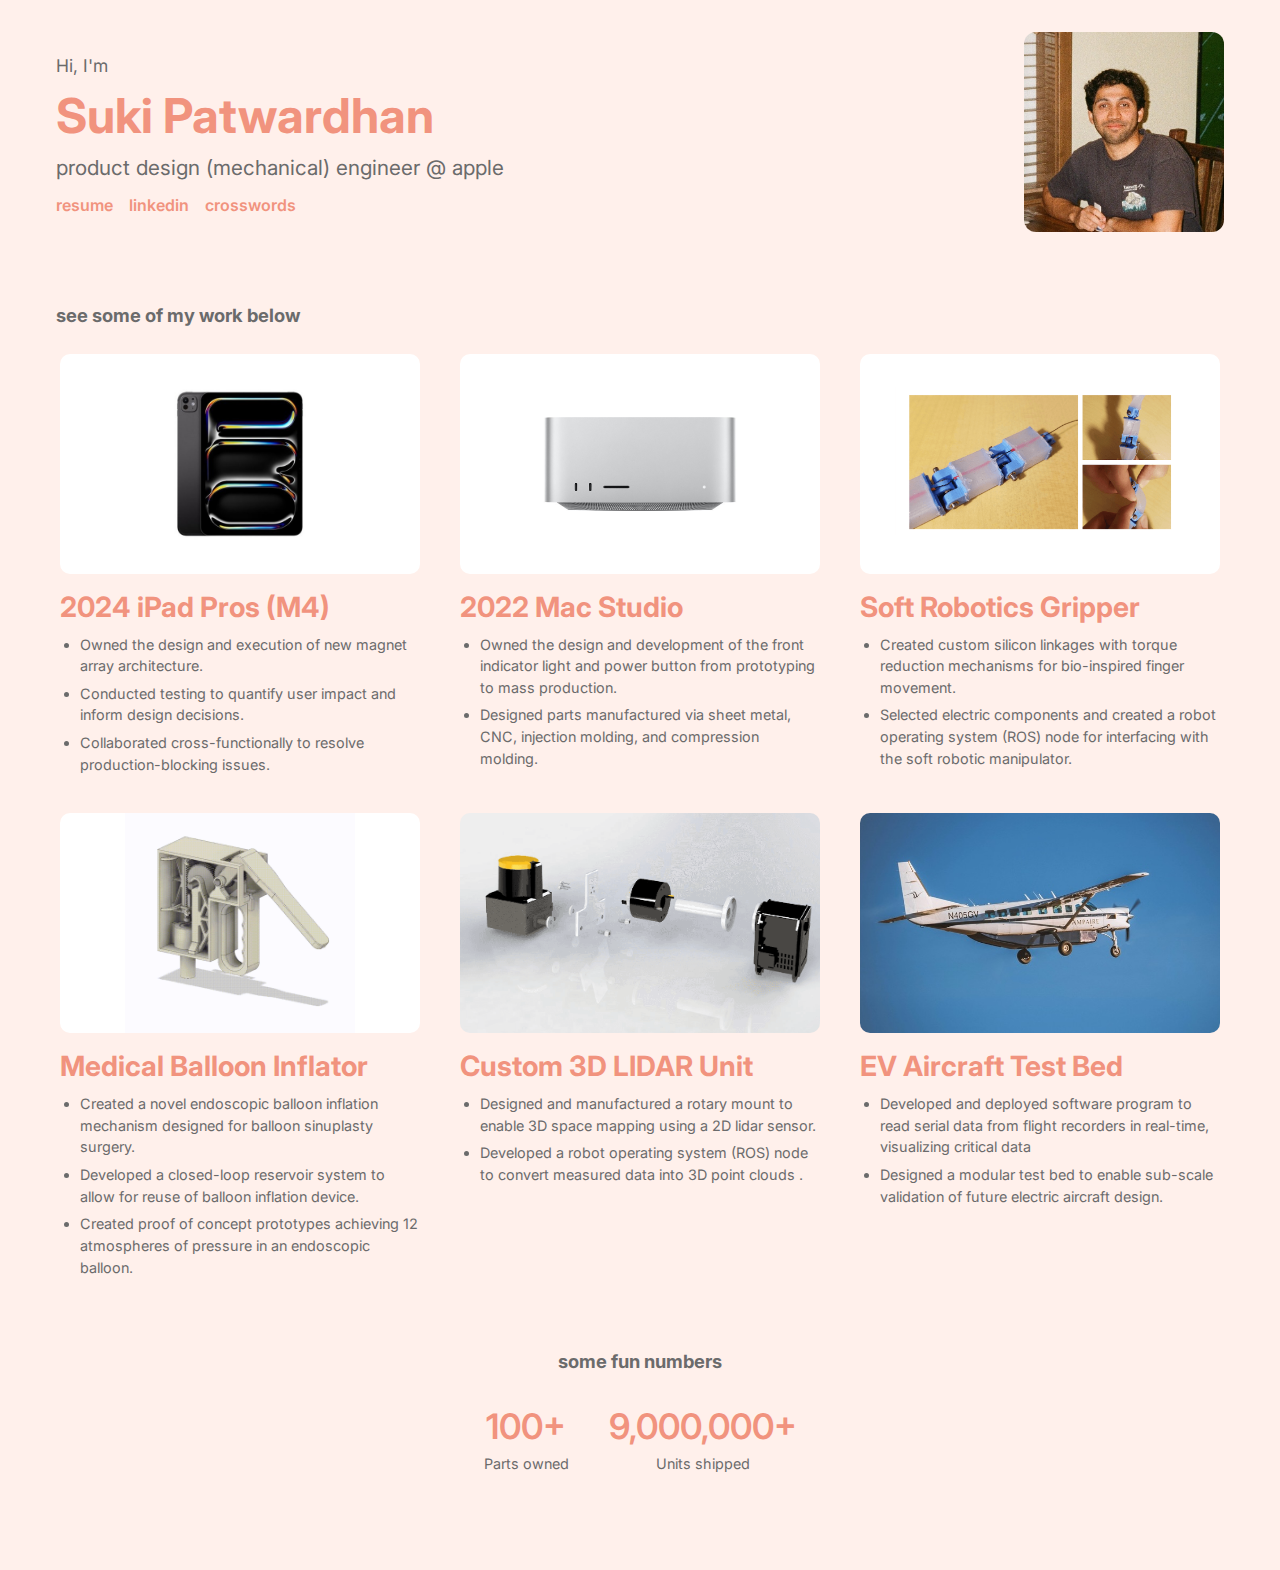
<file: index.html>
<!doctype html>
<html lang="en">
<head>
  <!-- Google tag (gtag.js) -->
  <script async src="https://www.googletagmanager.com/gtag/js?id=G-3RQQ8FQ4WJ"></script>
  <script>
    window.dataLayer = window.dataLayer || [];
    function gtag(){dataLayer.push(arguments);}
    gtag('js', new Date());

    gtag('config', 'G-3RQQ8FQ4WJ');
  </script>

  <meta charset="utf-8" />
  <meta name="viewport" content="width=device-width, initial-scale=1" />
  <title>Suki Patwardhan — sukr.it</title>
  <link rel="icon" type="image/jpeg" href="assets/icon.jpg" />
  <link href="https://fonts.googleapis.com/css2?family=Inter:wght@300;400;500;600;700&display=swap" rel="stylesheet">
  <link rel="stylesheet" href="styles.css" />
</head>

<body>
  <main class="container">
    <header class="intro">
      <div class="intro-left">
        <p class="eyebrow">Hi, I'm</p>
        <h1 class="name">Suki Patwardhan</h1>
        <p class="subtitle">product design (mechanical) engineer @ apple</p>
        <p class="links">
          <a href="assets/Sukrit-Patwardhan-Resume.pdf" target="_blank">resume</a>
          <span></span>
          <a href="https://linkedin.com/in/sukipat" target="_blank">linkedin</a>
          <span></span>
          <a href="crosswords.html" target="_self">crosswords</a>
        </p>
      </div>
      <figure class="hero"><img src="assets/hero.jpg" alt="Portrait" /></figure>
    </header>
    <section class="work-grid">

      <h2 class="section-title">see some of my work below</h2>

      <div class="grid">

        <div class="grid-item">
          <img src="assets/ipad-pro.jpg" alt="iPad Pro" />
          <h3>2024 iPad Pros (M4)</h3>
          <ul class="grid-desc">
            <li>Owned the design and execution of new magnet array architecture.</li>
            <li>Conducted testing to quantify user impact and inform design decisions.</li>
            <li>Collaborated cross-functionally to resolve production-blocking issues.</li>
          </ul>
        </div>

        <!-- <div class="grid-item">
          <img src="assets/macbook-air.jpg" alt="MacBook Air" />
          <h3>2023 Macbook Air 15"</h3>
          <ul class="grid-desc">
            <li>Resolved critical build-blocking issues through onsite failure analysis and CM direction.</li>
          </ul>
        </div> -->

        <div class="grid-item">
          <img src="assets/mac-studio.jpg" alt="Mac Studio" />
          <h3>2022 Mac Studio</h3>
          <ul class="grid-desc">
            <li>Owned the design and development of the front indicator light and power button from prototyping to mass production.</li>
            <li>Designed parts manufactured via sheet metal, CNC, injection molding, and compression molding.</li>
          </ul>
        </div>

        <div class="grid-item">
          <img src="assets/soft-robotics.png" alt="IML Soft Robotics" />
          <h3>Soft Robotics Gripper</h3>
          <ul class="grid-desc">
            <li>Created custom silicon linkages with torque reduction mechanisms for bio-inspired finger movement.</li>
            <li>Selected electric components and created a robot operating system (ROS) node for interfacing with the soft robotic manipulator.</li>
          </ul>
        </div>

        <div class="grid-item">
          <img src="assets/balloon-inflator.png" alt="Balloon Inflator" />
          <h3>Medical Balloon Inflator</h3>
          <ul class="grid-desc">
            <li>Created a novel endoscopic balloon inflation mechanism designed for balloon sinuplasty surgery.</li>
            <li>Developed a closed-loop reservoir system to allow for reuse of balloon inflation device.</li>
            <li>Created proof of concept prototypes achieving 12 atmospheres of pressure in an endoscopic balloon.</li>
          </ul>
        </div>

        <div class="grid-item fill">
          <img src="assets/lidar-mapping.png" alt="LIDAR Mapping" />
          <h3>Custom 3D LIDAR Unit</h3>
          <ul class="grid-desc">
            <li>Designed and manufactured a rotary mount to enable 3D space mapping using a 2D lidar sensor.</li>
            <li>Developed a robot operating system (ROS) node to convert measured data into 3D point clouds .</li>
          </ul>
        </div>

        <div class="grid-item fill">
          <img src="assets/ampaire.jpg" alt="Ampaire" />
          <h3>EV Aircraft Test Bed</h3>
          <ul class="grid-desc">
            <li>Developed and deployed software program to read serial data from flight recorders in real-time, visualizing critical data</li>
            <li>Designed a modular test bed to enable sub-scale validation of future electric aircraft design.</li>
          </ul>
        </div>

      </div>
    </section>

    <section class="numbers">
      <h2 class="section-title">some fun numbers</h2>
      <div class="numbers-container">
        <div class="num"><div class="big">100+</div><div class="label">Parts owned</div></div>
        <div class="num"><div class="big">9,000,000+</div><div class="label">Units shipped</div></div>
      </div>
    </section>
  </main>
</body>
</html>
</file>
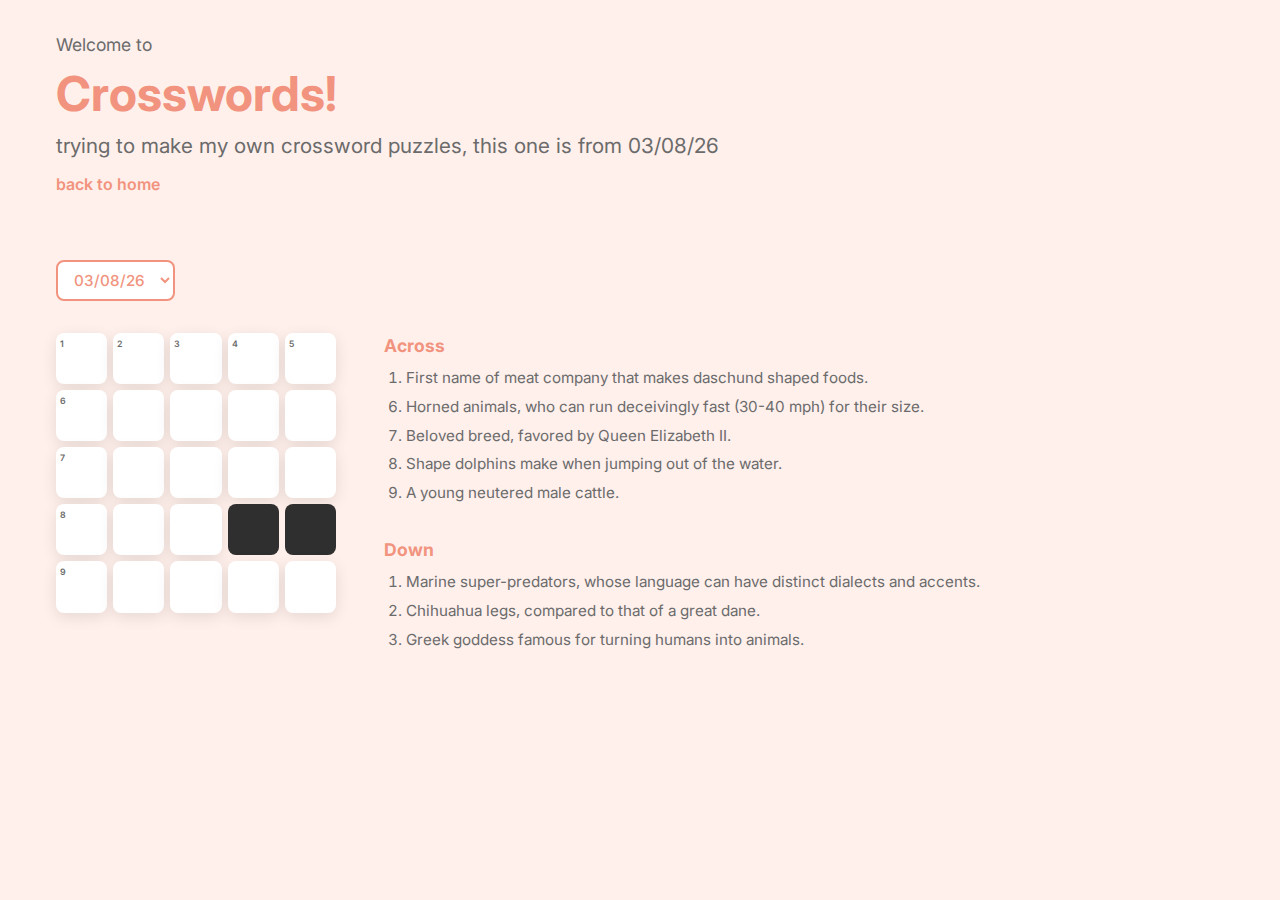
<file: crosswords.html>
<!doctype html>
<html lang="en">
<head>
  <meta charset="utf-8" />
  <meta name="viewport" content="width=device-width, initial-scale=1" />
  <title>Crosswords — sukr.it</title>
  <link rel="icon" type="image/jpeg" href="assets/icon.jpg" />
  <link href="https://fonts.googleapis.com/css2?family=Inter:wght@300;400;500;600;700&display=swap" rel="stylesheet">
  <link rel="stylesheet" href="styles.css" />
  <link rel="stylesheet" href="crossword.css" />
</head>

<body>
  <main class="container">
    <header class="intro">
      <div class="intro-left">
        <p class="eyebrow">Welcome to</p>
        <h1 class="name">Crosswords!</h1>
        <p class="subtitle">trying to make my own crossword puzzles, this one is from <span id="crossword-date-display"</p>
        <p class="links">
          <a href="index.html">back to home</a>
        </p>
      </div>
      <figure class="hero"><img src="assets/hero.jpg" style="display: none;" /></figure>
    </header>
    <section class="work-grid crossword">

      <div class="crossword-controls">
        <!-- Date selector will be populated by JavaScript -->
      </div>

      <div class="crossword-wrapper">
        <div class="crossword-grid" role="grid" aria-label="5 by 5 crossword grid">
          <!-- Grid will be populated by JavaScript -->
        </div>

        <div class="crossword-clues">
          <!-- Clues will be populated by JavaScript -->
        </div>
      </div>
    </section>
  </main>
  <script src="crossword.js"></script>
</body>
</html>
</file>
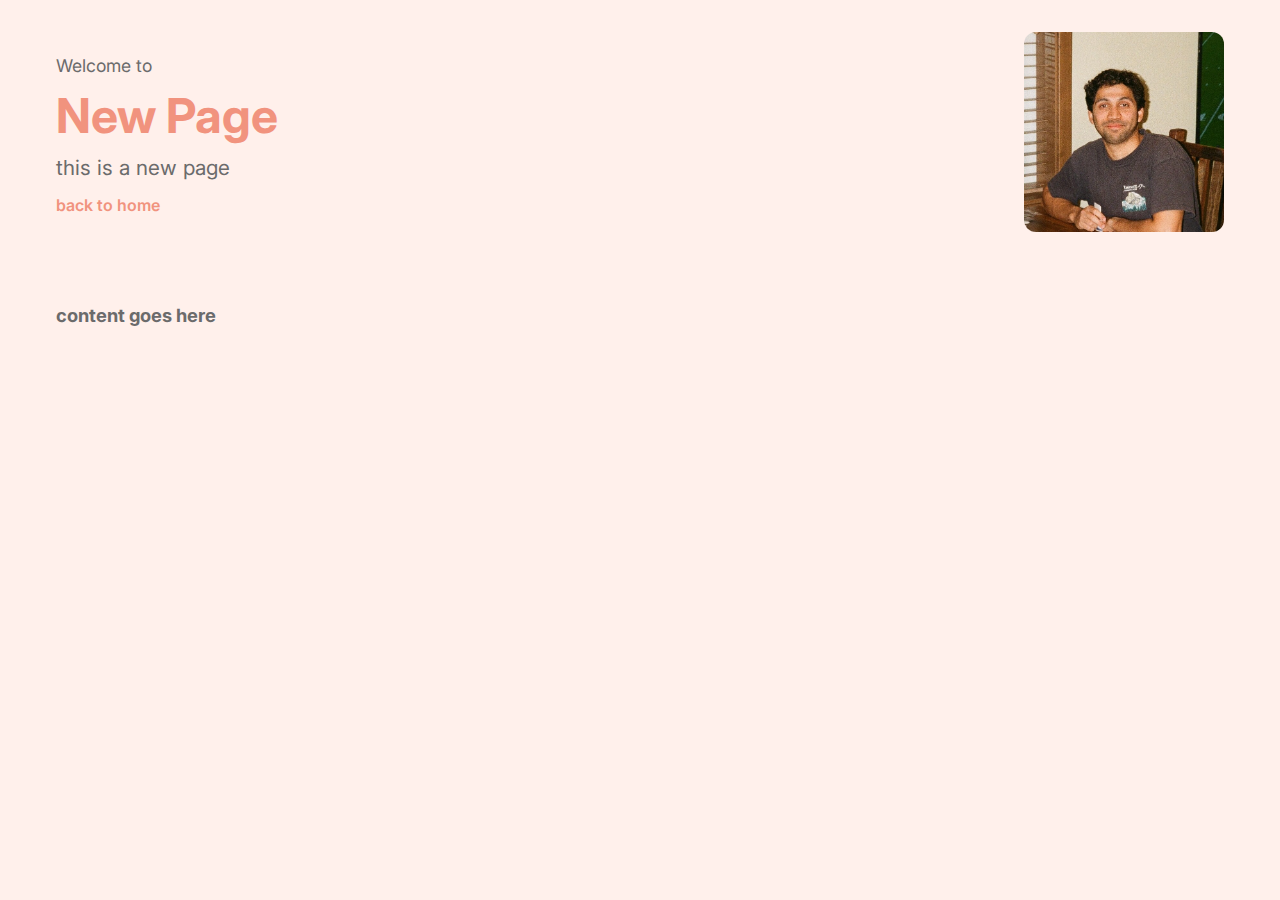
<file: new-page.html>
<!doctype html>
<html lang="en">
<head>
  <meta charset="utf-8" />
  <meta name="viewport" content="width=device-width, initial-scale=1" />
  <title>New Page — sukr.it</title>
  <link rel="icon" type="image/jpeg" href="assets/icon.jpg" />
  <link href="https://fonts.googleapis.com/css2?family=Inter:wght@300;400;500;600;700&display=swap" rel="stylesheet">
  <link rel="stylesheet" href="styles.css" />
</head>

<body>
  <main class="container">
    <header class="intro">
      <div class="intro-left">
        <p class="eyebrow">Welcome to</p>
        <h1 class="name">New Page</h1>
        <p class="subtitle">this is a new page</p>
        <p class="links">
          <a href="index.html">back to home</a>
        </p>
      </div>
      <figure class="hero"><img src="assets/hero.jpg" alt="Portrait" /></figure>
    </header>
    <section class="work-grid">

      <h2 class="section-title">content goes here</h2>

      <div class="grid">

      </div>
    </section>
  </main>
</body>
</html>
</file>
<file: styles.css>
:root{
  --bg: #FFF0EB;
  --text: #F1937E;
  --muted: #6B6B6B;
  --light: #F6F6F6;
  --maxw: 1600px;
}

*{box-sizing:border-box; margin:0; padding:0;}
html{font-size:16px;}
body{
  font-family:"Inter", system-ui, -apple-system, "Segoe UI", Roboto, sans-serif;
  background:var(--bg);
  color:var(--text);
  -webkit-font-smoothing:antialiased;
  line-height:1.5;
  padding-left: 32px;
  padding-right: 32px;
}

.container{max-width:var(--maxw); margin:auto; padding:32px 24px;}

/* --- INTRO --- */
.intro{
  display:flex;
  align-items:center;
  justify-content:space-between;
  flex-wrap:wrap;
  gap:32px;
}

.eyebrow{color:var(--muted); font-size:1.1rem;}

.name{font-size:3rem; font-weight:700;}

.subtitle{color:var(--muted); font-size:1.3rem;}

.links{margin-top:10px; font-size:1rem;}
.links a{
  text-decoration:none; 
  color:var(--text); 
  font-weight:600; 
  margin-right:12px;
  background:transparent;
  transition:background 0.3s ease, color 0.3s ease;
}
.links a:hover{
  background:#F1937E;
  color:#ffffff;
}

.hero img{
  width:200px;
  height:200px;
  border-radius:12px;
  object-fit:cover;
}

/* --- GRID --- */
.section-title{margin-top:64px; color:var(--muted); font-size:1.15rem;}
.grid{
  display:grid;
  grid-template-columns:repeat(auto-fit, minmax(360px, 1fr));
  gap:32px;
  margin-top:24px;
  justify-content:center;
  justify-items:center;
}

.grid-item{
  width:100%;
  max-width:360px;
  min-width:0;
}

.grid-item img{
  width:100%;
  aspect-ratio:360/220;
  object-fit:contain;
  object-position:center;
  background:#ffffff;
  border-radius:10px;
  display:block;
}

/* Alternate grid-item style: image fills container, no background */
.grid-item.fill img{
  object-fit:cover;
  background:transparent;
}

.grid-item h3{margin:12px 0 6px; font-size:1.75rem;}

.grid-desc {
list-style: disc;
padding-left: 20px;
color: var(--muted);
font-size: 0.9rem;
line-height: 1.5;
}

.grid-desc li{
  padding-bottom:6px;
  color:var(--muted);
  font-size:0.9rem;
}

/* --- NUMBERS --- */
.numbers{
  display:flex;
  flex-direction:column;
  align-items:center;
  gap:24px;
  margin:64px 0;
}

.numbers .section-title{
  text-align:center;
  margin-top:0;
  margin-bottom:0;
}

.numbers-container{
  display:flex;
  justify-content:center;
  gap:40px;
  flex-wrap:wrap;
}
.num{
  display:flex;
  flex-direction:column;
  align-items:center;
}
.big{font-size:2.2rem; font-weight:600;}
.label{font-size:0.9rem; color:var(--muted); text-align:center;} 

/* ==========================
   BREAKPOINT — 1200px
   ========================== */
/* @media (max-width:1200px){
  .grid{grid-template-columns:repeat(auto-fit, minmax(500px, 1fr));}
  .grid-item{
    max-width:500px;
  }
} */

/* ==========================
   BREAKPOINT — 768px
   ========================== */
@media (max-width:768px){
  .intro{flex-direction:column; text-align:center;}
  .hero img{width:180px; height:180px;}
  .name{font-size:2.6rem;}
  .subtitle{font-size:1.1rem;}
  .grid{grid-template-columns:repeat(auto-fit, minmax(280px, 1fr));}
  .grid-item{
    max-width:100%;
  }
}

/* ==========================
   BREAKPOINT — 390px
   Matches iPhone Mini / Framer mobile
   ========================== */
@media (max-width:390px){
  html{font-size:14px;} /* global scale-down */
  .container{padding:20px;}  
  .hero img{width:150px; height:150px;}
  .grid{grid-template-columns:repeat(auto-fit, minmax(280px, 1fr));}
  .grid-item{
    max-width:100%;
  }
  .name{font-size:2.2rem;}
  .section-title{font-size:1.1rem;}
  .big{font-size:1.6rem;}
}
</file>
<file: crossword.css>
/* --- CROSSWORD --- */
.crossword{
  margin-top:64px;
}
.crossword-date{
  color:var(--muted);
  margin-top:8px;
}
.crossword-controls{
  display:flex;
  align-items:center;
  gap:16px;
  margin-top:24px;
}
.crossword-date-select{
  padding:8px 12px;
  border:2px solid var(--text);
  border-radius:8px;
  background:#ffffff;
  color:var(--text);
  font-family:inherit;
  font-size:0.95rem;
  font-weight:500;
  cursor:pointer;
  transition:background 0.2s ease, color 0.2s ease;
}
.crossword-date-select:hover{
  background:var(--light);
}
.crossword-date-select:focus{
  outline:none;
  box-shadow:0 0 0 3px rgba(241, 147, 126, 0.2);
}
.crossword-wrapper{
  display:flex;
  gap:48px;
  flex-wrap:wrap;
  align-items:flex-start;
  justify-content:flex-start;
  margin-top:32px;
}
.crossword-grid{
  display:grid;
  gap:6px;
  /* Grid size will be set dynamically via JavaScript */
}
.crossword-cell{
  width:3.2rem;
  height:3.2rem;
  background:#ffffff;
  border-radius:8px;
  display:flex;
  align-items:center;
  justify-content:center;
  font-weight:600;
  color:var(--text);
  position:relative;
  box-shadow:0 4px 15px rgba(0,0,0,0.1);
  cursor:pointer;
  transition:background 0.2s ease, box-shadow 0.2s ease;
}
.crossword-cell:hover:not(.crossword-cell--block):not(.crossword-cell--selected):not(.crossword-cell--highlighted){
  background:var(--light);
}
.crossword-cell--highlighted:hover:not(.crossword-cell--block):not(.crossword-cell--selected){
  background:#FFF0EB;
}
.crossword-cell--block{
  background:#2f2f2f;
  box-shadow:none;
  cursor:default;
}
.crossword-cell--selected{
  background:#F1937E;
  color:#ffffff;
  box-shadow:0 4px 20px rgba(241, 147, 126, 0.4);
}
.crossword-cell--highlighted{
  background:#FFF0EB;
  box-shadow:0 4px 18px rgba(241, 147, 126, 0.3);
}
.crossword-cell__index{
  position:absolute;
  top:4px;
  left:4px;
  font-size:0.55rem;
  color:var(--muted);
  text-transform:uppercase;
  font-weight:600;
}
.crossword-cell--selected .crossword-cell__index{
  color:#ffffff;
}
.crossword-cell__letter{
  font-size:1.3rem;
  text-transform:uppercase;
}
.crossword-clues{
  display:flex;
  gap:32px;
  flex:1;
  min-width:260px;
  flex-wrap:wrap;
}
.crossword-clue-group{
  min-width:220px;
}
.crossword-clue-group h3{
  margin-bottom:8px;
  font-size:1.1rem;
  color:var(--text);
}
.crossword-clue-list{
  list-style-position:inside;
  color:var(--muted);
  display:flex;
  flex-direction:column;
  gap:6px;
  font-size:0.95rem;
}
.crossword-clue-list li{
  padding-left:4px;
  transition:color 0.2s ease;
}
.crossword-clue-list li.crossword-clue--highlighted{
  color:#6B6B6B;
  font-weight:700;
}

@media (max-width:768px){
  .crossword-wrapper{
    flex-direction:column;
  }
  .crossword-grid{
    grid-template-columns:repeat(5, 2.8rem);
  }
  .crossword-cell{
    width:2.8rem;
    height:2.8rem;
  }
}

@media (max-width:390px){
  .crossword-grid{
    grid-template-columns:repeat(5, 2.4rem);
  }
  .crossword-cell{
    width:2.4rem;
    height:2.4rem;
  }
  .crossword-cell__letter{
    font-size:1.1rem;
  }
}
</file>
